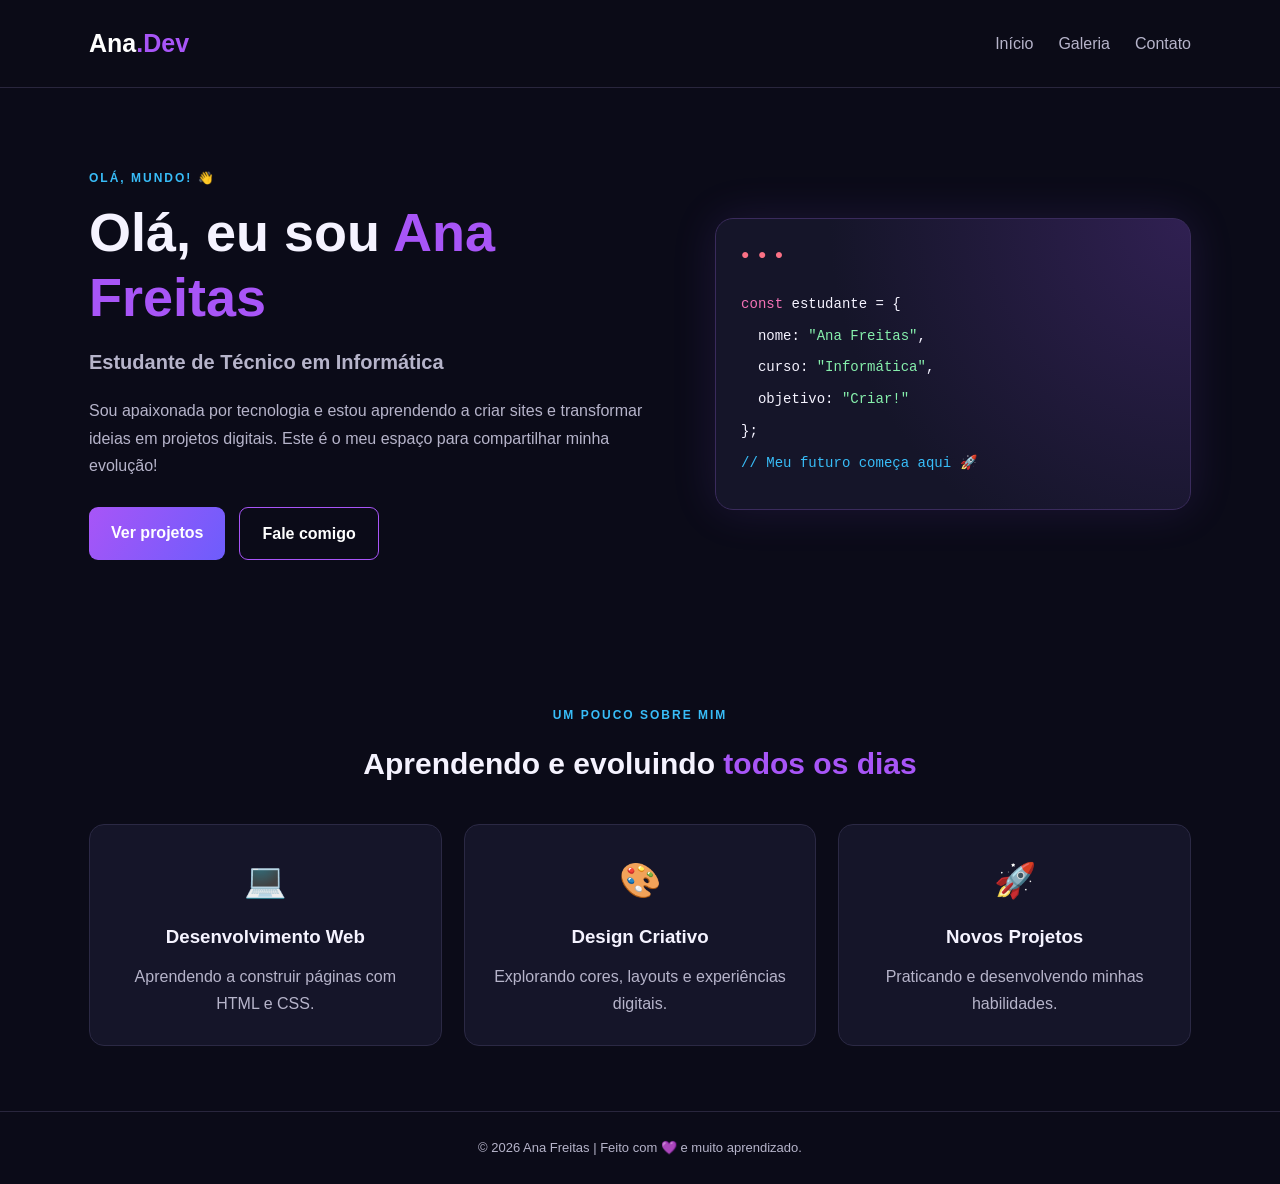
<file: index.html>
<!DOCTYPE html>
<html lang="pt-BR">
<head>
    <meta charset="UTF-8">
    <meta name="viewport" content="width=device-width, initial-scale=1.0">
    <title>Ana Freitas | Portfólio</title>
    <link rel="stylesheet" href="style.css">
</head>
<body>
    <header>
        <nav class="navbar">
            <a href="index.html" class="logo">Ana<span>.Dev</span></a>
            <div class="links">
                <a href="index.html">Início</a>
                <a href="galeria.html">Galeria</a>
                <a href="contato.html">Contato</a>
            </div>
        </nav>
    </header>

    <main class="hero">
        <div class="hero-text">
            <p class="tag">OLÁ, MUNDO! 👋</p>
            <h1>Olá, eu sou <span>Ana Freitas</span></h1>
            <h2>Estudante de Técnico em Informática</h2>
            <p>
                Sou apaixonada por tecnologia e estou aprendendo
                a criar sites e transformar ideias em projetos digitais.
                Este é o meu espaço para compartilhar minha evolução!
            </p>
            <div class="buttons">
                <a href="galeria.html" class="btn">Ver projetos</a>
                <a href="contato.html" class="btn btn-outline">Fale comigo</a>
            </div>
        </div>

        <div class="hero-art">
            <div class="code-card">
                <div class="dots">● ● ●</div>
                <p><span class="pink">const</span> estudante = {</p>
                <p>&nbsp; nome: <span class="green">"Ana Freitas"</span>,</p>
                <p>&nbsp; curso: <span class="green">"Informática"</span>,</p>
                <p>&nbsp; objetivo: <span class="green">"Criar!"</span></p>
                <p>};</p>
                <p class="blue"> // Meu futuro começa aqui 🚀</p>
            </div>
        </div>
    </main>

    <section class="sobre">
        <p class="tag">UM POUCO SOBRE MIM</p>
        <h2>Aprendendo e evoluindo <span>todos os dias</span></h2>
        <div class="cards">
            <article class="card">
                <div class="emoji">💻</div>
                <h3>Desenvolvimento Web</h3>
                <p>Aprendendo a construir páginas com HTML e CSS.</p>
            </article>
            <article class="card">
                <div class="emoji">🎨</div>
                <h3>Design Criativo</h3>
                <p>Explorando cores, layouts e experiências digitais.</p>
            </article>
            <article class="card">
                <div class="emoji">🚀</div>
                <h3>Novos Projetos</h3>
                <p>Praticando e desenvolvendo minhas habilidades.</p>
            </article>
        </div>
    </section>

    <footer>
        <p>© 2026 Ana Freitas | Feito com 💜 e muito aprendizado.</p>
    </footer>
</body>
</html>
</file>
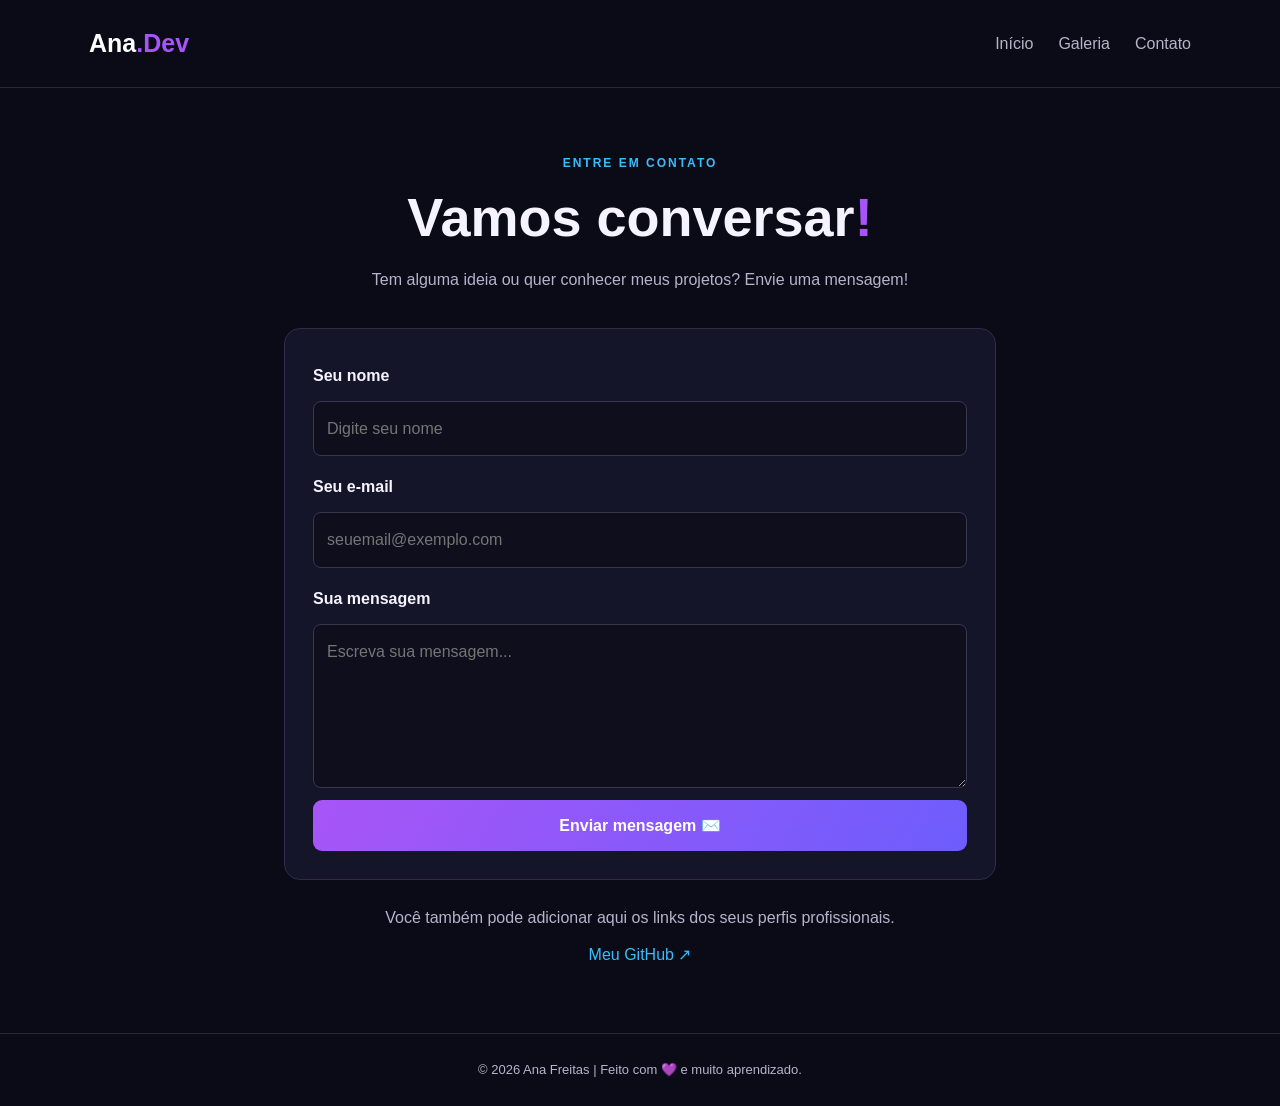
<file: contato.html>
<!DOCTYPE html>
<html lang="pt-BR">
<head>
    <meta charset="UTF-8">
    <meta name="viewport" content="width=device-width, initial-scale=1.0">
    <title>Contato | Ana Freitas</title>
    <link rel="stylesheet" href="style.css">
</head>
<body>
    <header>
        <nav class="navbar">
            <a href="index.html" class="logo">Ana<span>.Dev</span></a>
            <div class="links">
                <a href="index.html">Início</a>
                <a href="galeria.html">Galeria</a>
                <a href="contato.html">Contato</a>
            </div>
        </nav>
    </header>

    <main class="page contact-page">
        <p class="tag">ENTRE EM CONTATO</p>
        <h1>Vamos conversar<span>!</span></h1>
        <p class="intro">
            Tem alguma ideia ou quer conhecer meus projetos?
            Envie uma mensagem!
        </p>

        <form class="contact-form" action="https://formsubmit.co/" method="POST">
            <label for="nome">Seu nome</label>
            <input type="text" id="nome" name="nome"
                   placeholder="Digite seu nome" required>

            <label for="email">Seu e-mail</label>
            <input type="email" id="email" name="email"
                   placeholder="seuemail@exemplo.com" required>

            <label for="mensagem">Sua mensagem</label>
            <textarea id="mensagem" name="mensagem" rows="5"
                      placeholder="Escreva sua mensagem..." required></textarea>

            <button type="submit" class="btn">Enviar mensagem ✉️</button>
        </form>

        <p class="contact-note">
            Você também pode adicionar aqui os links dos seus perfis profissionais.
        </p>
        <a class="social-link" href="https://github.com/" target="_blank"
           rel="noopener noreferrer">Meu GitHub ↗</a>
    </main>

    <footer>
        <p>© 2026 Ana Freitas | Feito com 💜 e muito aprendizado.</p>
    </footer>
</body>
</html>
</file>
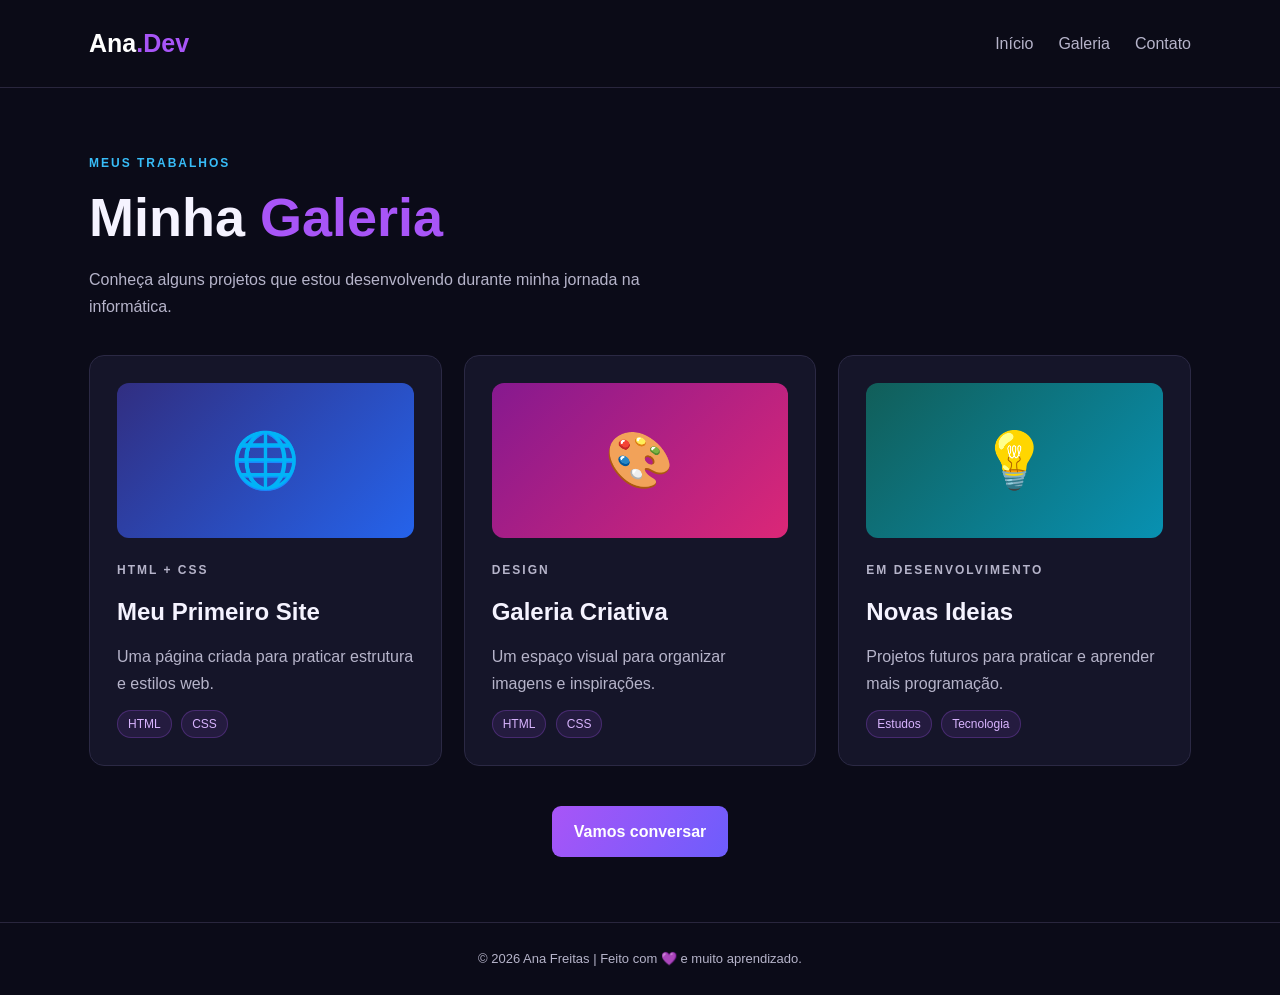
<file: galeria.html>
<!DOCTYPE html>
<html lang="pt-BR">
<head>
    <meta charset="UTF-8">
    <meta name="viewport" content="width=device-width, initial-scale=1.0">
    <title>Galeria | Ana Freitas</title>
    <link rel="stylesheet" href="style.css">
</head>
<body>
    <header>
        <nav class="navbar">
            <a href="index.html" class="logo">Ana<span>.Dev</span></a>
            <div class="links">
                <a href="index.html">Início</a>
                <a href="galeria.html">Galeria</a>
                <a href="contato.html">Contato</a>
            </div>
        </nav>
    </header>

    <main class="page">
        <p class="tag">MEUS TRABALHOS</p>
        <h1>Minha <span>Galeria</span></h1>
        <p class="intro">
            Conheça alguns projetos que estou desenvolvendo
            durante minha jornada na informática.
        </p>

        <section class="cards">
            <article class="card project">
                <div class="project-art art-one">🌐</div>
                <p class="tag">HTML + CSS</p>
                <h2>Meu Primeiro Site</h2>
                <p>Uma página criada para praticar estrutura e estilos web.</p>
                <span class="tech">HTML</span>
                <span class="tech">CSS</span>
            </article>

            <article class="card project">
                <div class="project-art art-two">🎨</div>
                <p class="tag">DESIGN</p>
                <h2>Galeria Criativa</h2>
                <p>Um espaço visual para organizar imagens e inspirações.</p>
                <span class="tech">HTML</span>
                <span class="tech">CSS</span>
            </article>

            <article class="card project">
                <div class="project-art art-three">💡</div>
                <p class="tag">EM DESENVOLVIMENTO</p>
                <h2>Novas Ideias</h2>
                <p>Projetos futuros para praticar e aprender mais programação.</p>
                <span class="tech">Estudos</span>
                <span class="tech">Tecnologia</span>
            </article>
        </section>

        <div class="center">
            <a href="contato.html" class="btn">Vamos conversar</a>
        </div>
    </main>

    <footer>
        <p>© 2026 Ana Freitas | Feito com 💜 e muito aprendizado.</p>
    </footer>
</body>
</html>
</file>
<file: style.css>
/* CONFIGURAÇÕES GERAIS */
* {
    margin: 0;
    padding: 0;
    box-sizing: border-box;
}

:root {
    --fundo: #0b0b18;
    --cartao: #151529;
    --roxo: #a855f7;
    --azul: #38bdf8;
    --texto: #f5f3ff;
    --cinza: #b6b4ca;
}

html {
    scroll-behavior: smooth;
}

body {
    font-family: "Segoe UI", Arial, sans-serif;
    background: var(--fundo);
    color: var(--texto);
    line-height: 1.7;
}

/* MENU */
header {
    border-bottom: 1px solid #29263d;
    background: rgba(11, 11, 24, 0.95);
}

.navbar {
    max-width: 1150px;
    margin: auto;
    padding: 22px 24px;
    display: flex;
    justify-content: space-between;
    align-items: center;
    gap: 20px;
}

.logo {
    color: white;
    font-size: 25px;
    font-weight: bold;
    text-decoration: none;
}

.logo span,
h1 span,
h2 span {
    color: var(--roxo);
}

.links {
    display: flex;
    gap: 25px;
    flex-wrap: wrap;
}

.links a {
    color: var(--cinza);
    text-decoration: none;
    transition: color 0.3s;
}

.links a:hover {
    color: var(--azul);
}

/* PÁGINA INICIAL */
.hero {
    max-width: 1150px;
    min-height: 530px;
    margin: auto;
    padding: 80px 24px;
    display: grid;
    grid-template-columns: 1.2fr 1fr;
    align-items: center;
    gap: 55px;
}

.tag {
    color: var(--azul);
    font-size: 12px;
    font-weight: bold;
    letter-spacing: 2px;
    margin-bottom: 12px;
}

.hero h1,
.page h1 {
    font-size: clamp(34px, 5vw, 54px);
    line-height: 1.2;
    margin-bottom: 16px;
}

.hero h2 {
    font-size: 20px;
    color: var(--cinza);
    margin-bottom: 18px;
}

.hero-text > p:not(.tag),
.intro {
    color: var(--cinza);
    max-width: 570px;
}

.buttons {
    display: flex;
    gap: 14px;
    flex-wrap: wrap;
    margin-top: 28px;
}

/* BOTÕES */
.btn {
    display: inline-block;
    border: 0;
    border-radius: 9px;
    padding: 12px 22px;
    background: linear-gradient(120deg, var(--roxo), #6d5dfc);
    color: white;
    font: inherit;
    font-weight: bold;
    text-decoration: none;
    text-align: center;
    cursor: pointer;
    transition: transform 0.3s, box-shadow 0.3s;
}

.btn:hover {
    transform: translateY(-3px);
    box-shadow: 0 8px 25px #a855f744;
}

.btn-outline {
    background: transparent;
    border: 1px solid var(--roxo);
}

/* CARTÃO DE CÓDIGO */
.hero-art {
    padding: 25px;
    border: 1px solid #3a2b5c;
    border-radius: 18px;
    background: radial-gradient(circle at top right, #302052, var(--cartao) 65%);
    box-shadow: 0 0 45px #8b5cf622;
    animation: flutuar 4s ease-in-out infinite;
}

.code-card {
    font-family: Consolas, monospace;
    font-size: 14px;
    overflow-wrap: anywhere;
}

.code-card p {
    margin: 8px 0;
}

.dots {
    color: #fb7185;
    margin-bottom: 25px;
}

.pink {
    color: #f472b6;
}

.green {
    color: #86efac;
}

.blue {
    color: var(--azul);
}

/* SEÇÃO SOBRE MIM */
.sobre,
.page {
    max-width: 1150px;
    margin: auto;
    padding: 65px 24px;
}

.sobre {
    text-align: center;
}

.sobre h2 {
    font-size: 30px;
    margin-bottom: 35px;
}

/* CARTÕES */
.cards {
    display: grid;
    grid-template-columns: repeat(3, minmax(0, 1fr));
    gap: 22px;
    margin-top: 35px;
}

.card {
    background: var(--cartao);
    border: 1px solid #2b2944;
    border-radius: 15px;
    padding: 27px;
    transition: transform 0.3s, border-color 0.3s;
}

.card:hover {
    transform: translateY(-7px);
    border-color: var(--roxo);
}

.emoji {
    font-size: 34px;
    margin-bottom: 12px;
}

.card h3,
.card h2 {
    margin-bottom: 10px;
}

.card p {
    color: var(--cinza);
}

/* GALERIA */
.project-art {
    min-height: 155px;
    border-radius: 12px;
    display: grid;
    place-items: center;
    font-size: 55px;
    margin-bottom: 22px;
}

.art-one {
    background: linear-gradient(135deg, #312e81, #2563eb);
}

.art-two {
    background: linear-gradient(135deg, #86198f, #db2777);
}

.art-three {
    background: linear-gradient(135deg, #115e59, #0891b2);
}

.tech {
    display: inline-block;
    color: #d8b4fe;
    background: #a855f71b;
    border: 1px solid #a855f744;
    border-radius: 20px;
    padding: 3px 10px;
    font-size: 12px;
    margin: 12px 5px 0 0;
}

.center {
    text-align: center;
    margin-top: 40px;
}

/* CONTATO */
.contact-page {
    max-width: 760px;
    text-align: center;
}

.contact-page .intro {
    margin: 0 auto;
}

.contact-form {
    text-align: left;
    display: flex;
    flex-direction: column;
    gap: 12px;
    margin-top: 35px;
    padding: 28px;
    background: var(--cartao);
    border: 1px solid #302b49;
    border-radius: 16px;
}

.contact-form label {
    font-weight: 600;
    margin-top: 5px;
}

.contact-form input,
.contact-form textarea {
    width: 100%;
    padding: 13px;
    background: #0e0e1d;
    border: 1px solid #393550;
    border-radius: 8px;
    color: white;
    font: inherit;
    outline: none;
}

.contact-form input:focus,
.contact-form textarea:focus {
    border-color: var(--roxo);
    box-shadow: 0 0 0 2px #a855f722;
}

.contact-form textarea {
    resize: vertical;
}

.contact-note {
    color: var(--cinza);
    margin-top: 24px;
}

.social-link {
    display: inline-block;
    margin-top: 10px;
    color: var(--azul);
    text-decoration: none;
}

/* RODAPÉ */
footer {
    border-top: 1px solid #29263d;
    text-align: center;
    padding: 25px 15px;
    color: var(--cinza);
    font-size: 13px;
}

/* ANIMAÇÕES */
@keyframes flutuar {
    0%, 100% {
        transform: translateY(0);
    }
    50% {
        transform: translateY(-8px);
    }
}

/* CELULARES E TABLETS */
@media (max-width: 760px) {
    .navbar {
        flex-direction: column;
    }

    .links {
        justify-content: center;
        gap: 18px;
    }

    .hero {
        grid-template-columns: 1fr;
        padding-top: 50px;
        gap: 35px;
    }

    .cards {
        grid-template-columns: 1fr;
    }

    .hero h1,
    .page h1 {
        font-size: 36px;
    }

    .sobre h2 {
        font-size: 25px;
    }
}
</file>
